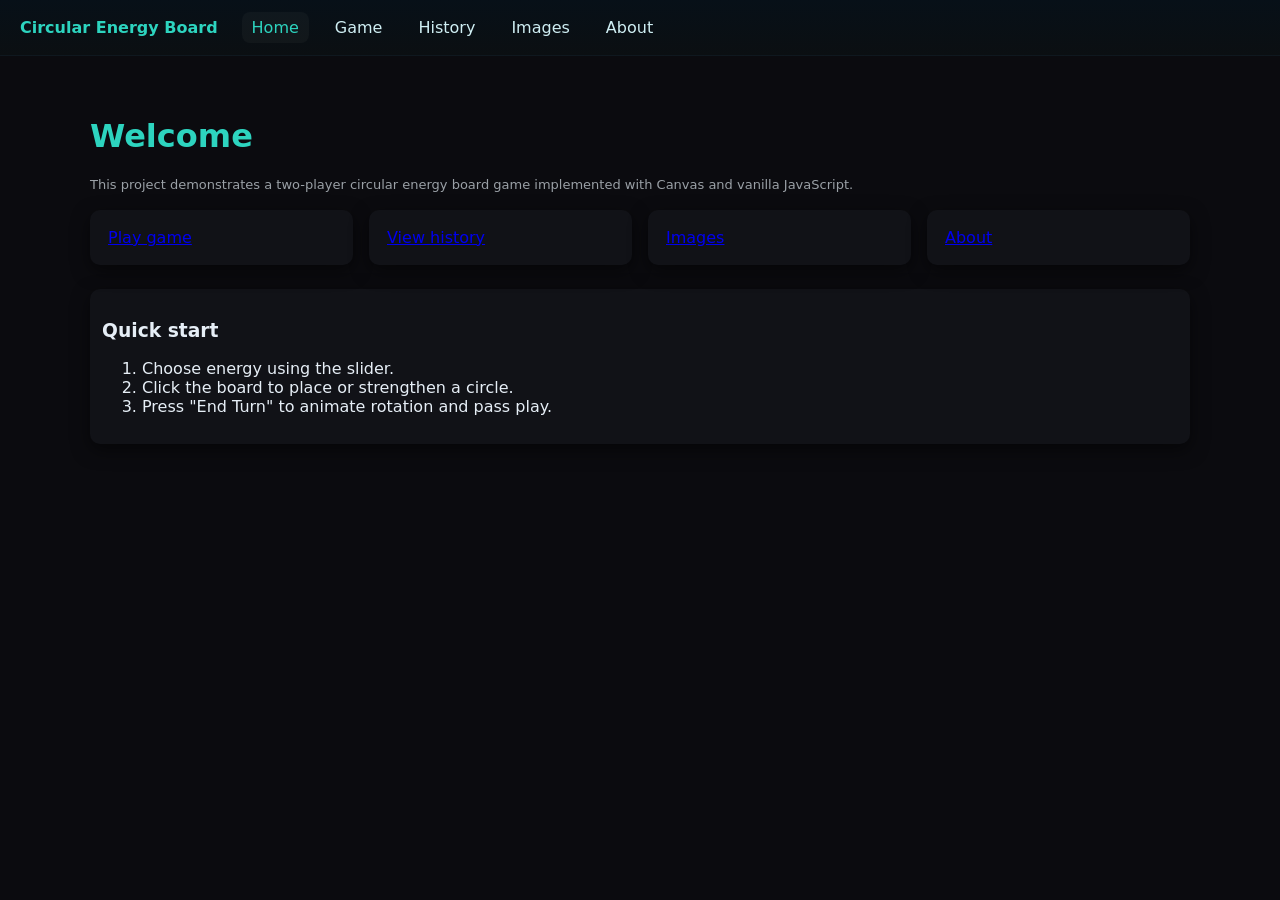
<file: index.html>
<!doctype html>
<html lang="en">
<head>
  <meta charset="utf-8" />
  <meta name="viewport" content="width=device-width,initial-scale=1" />
  <title>Home — Circular Energy Board</title>
  <meta name="description" content="Home — Circular Energy Board game. Play a two-player circular energy placement game implemented with Canvas and vanilla JS.">
  <link rel="stylesheet" href="style.css" />
</head>
<body>
  <div class="topnav">
    <div class="brand">Circular Energy Board</div>
    <a href="index.html" class="active">Home</a>
    <a href="game.html">Game</a>
    <a href="game_history.html">History</a>
    <a href="images.html">Images</a>
    <a href="about.html">About</a>
  </div>

  <main>
  <div style="padding:40px; max-width:1100px; margin:0 auto;">
    <h1 style="color:var(--accent)">Welcome</h1>
    <p class="muted">This project demonstrates a two-player circular energy board game implemented with Canvas and vanilla JavaScript.</p>

    <div style="display:flex;gap:16px;margin-top:18px;">
      <a class="card" href="game.html" style="display:block;padding:18px;flex:1">Play game</a>
      <a class="card" href="game_history.html" style="display:block;padding:18px;flex:1">View history</a>
      <a class="card" href="images.html" style="display:block;padding:18px;flex:1">Images</a>
      <a class="card" href="about.html" style="display:block;padding:18px;flex:1">About</a>
    </div>

    <div style="margin-top:24px" class="card">
      <h3>Quick start</h3>
      <ol>
        <li>Choose energy using the slider.</li>
        <li>Click the board to place or strengthen a circle.</li>
        <li>Press "End Turn" to animate rotation and pass play.</li>
      </ol>
    </div>
  </div>
  </main>

</body>
</html>
</file>
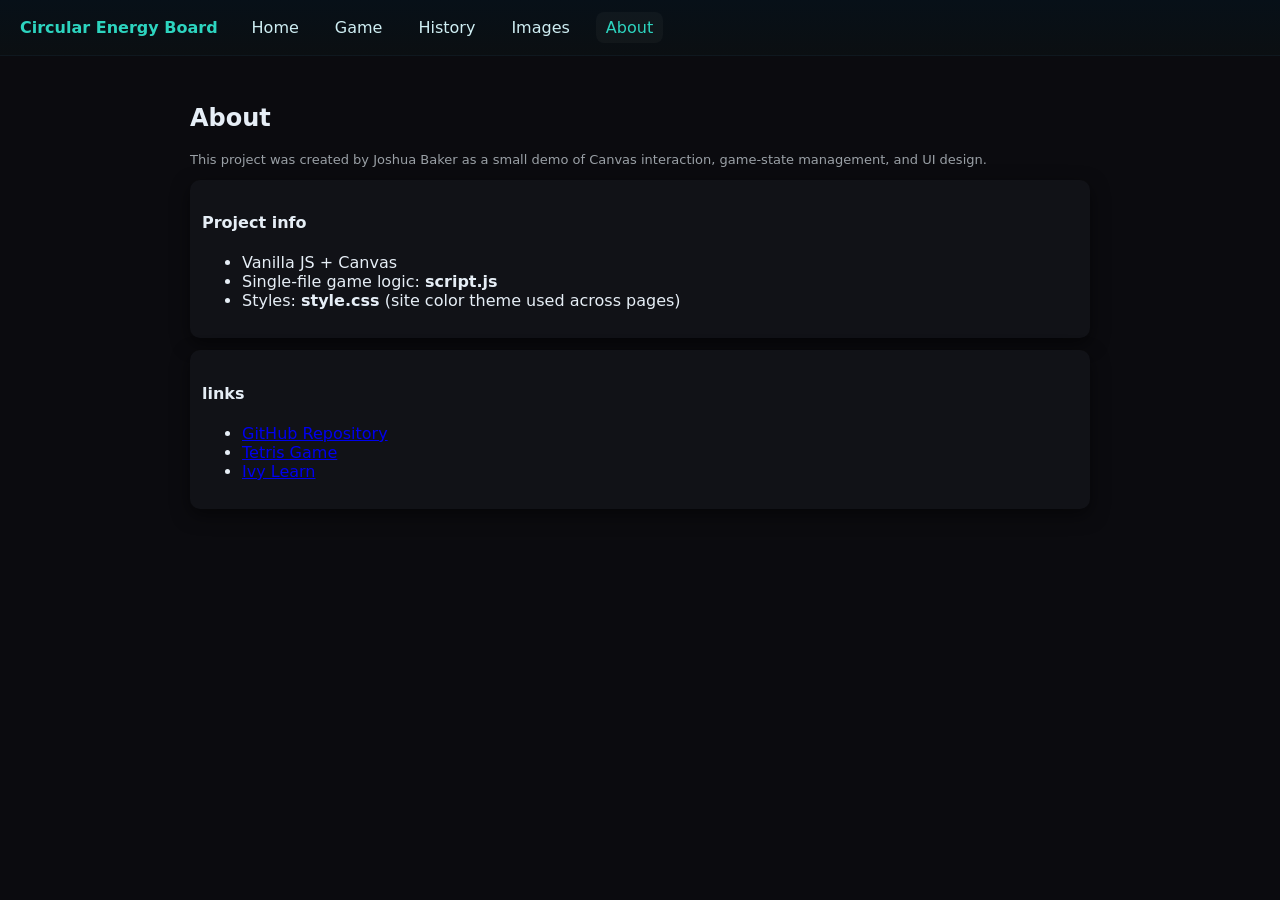
<file: about.html>
<!doctype html>
<html lang="en">
<head>
  <meta charset="utf-8" />
  <meta name="viewport" content="width=device-width,initial-scale=1" />
  <title>About — Circular Energy Board</title>
  <meta name="description" content="About the Circular Energy Board project and author information.">
  <link rel="stylesheet" href="style.css" />
</head>
<body>
  <div class="topnav">
    <div class="brand">Circular Energy Board</div>
    <a href="index.html">Home</a>
    <a href="game.html">Game</a>
    <a href="game_history.html">History</a>
    <a href="images.html">Images</a>
    <a href="about.html" class="active">About</a>
  </div>

  <div style="padding:28px; max-width:900px; margin:0 auto;">
    <h2>About</h2>
    <p class="muted">This project was created by Joshua Baker as a small demo of Canvas interaction, game-state management, and UI design.</p>
    <div class="card" style="margin-top:12px">
      <h4>Project info</h4>
      <ul>
        <li>Vanilla JS + Canvas</li>
        <li>Single-file game logic: <strong>script.js</strong></li>
        <li>Styles: <strong>style.css</strong> (site color theme used across pages)</li>
      </ul>
    </div>
    <div class="card" style="margin-top:12px">
      <h4>links</h4>
      <ul>
        <li><a href="https://github.com/jbaker454/SDEV-153" target="_blank">GitHub Repository</a></li>
        <li><a href="https://github.com/jbaker454/Tetris_Project-JB" target="_blank">Tetris Game</a></li>
        <li><a href="https://my.ivytech.edu/myivy" target="_blank">Ivy Learn</a></li>
      </ul>
    </div>
  </div>
</body>
</html>
</file>
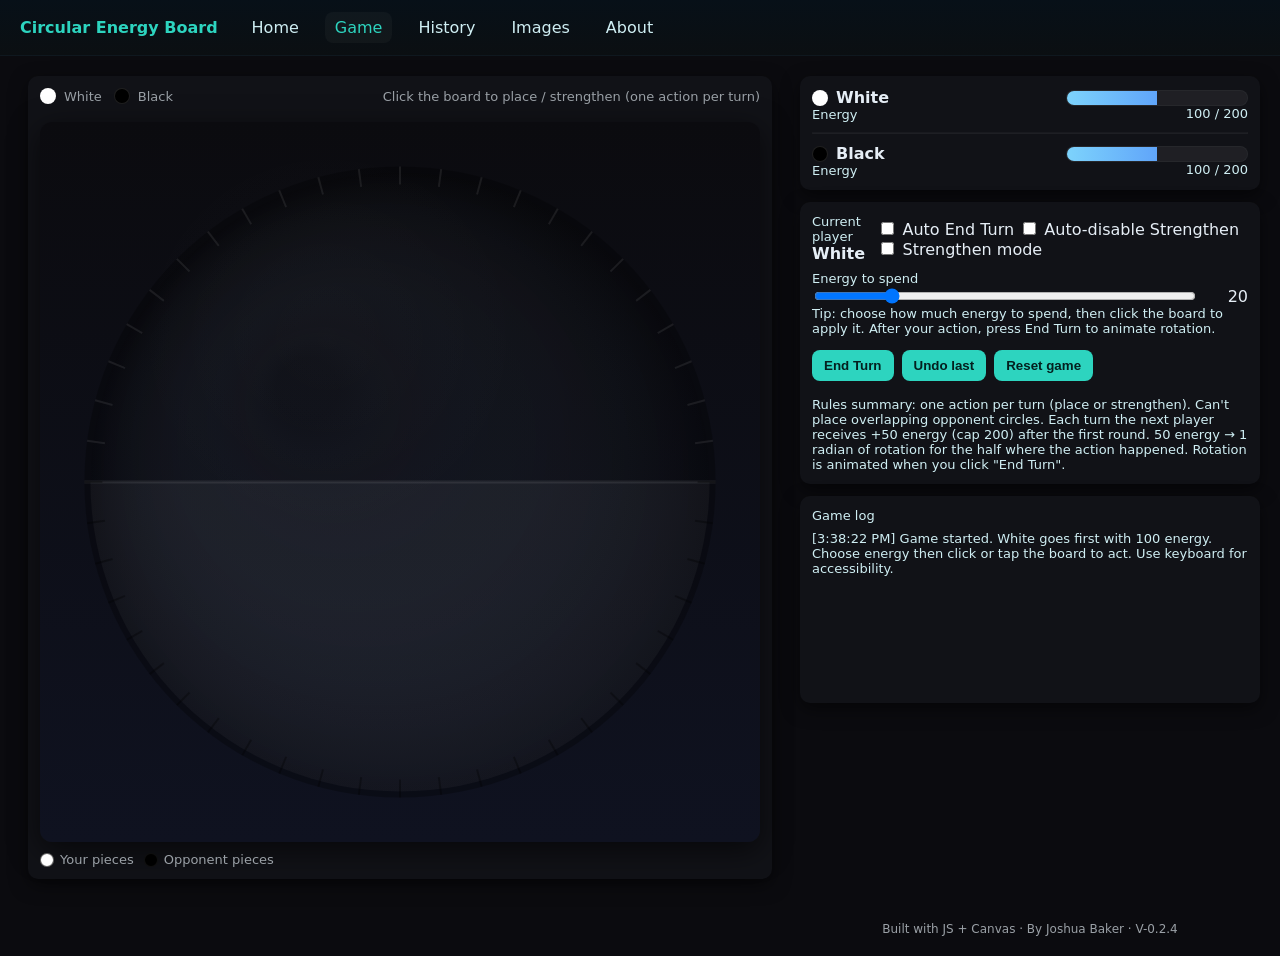
<file: game.html>
<!doctype html>
<html lang="en">
<head>
  <meta charset="utf-8" />
  <meta name="viewport" content="width=device-width,initial-scale=1" />
  <title>Circular Energy Board — Game</title>
  <meta name="description" content="Play the Circular Energy Board game: place and strengthen circles using energy.">
  <link rel="stylesheet" href="style.css" />
</head>
<body>
  <div class="topnav">
    <div class="brand">Circular Energy Board</div>
    <a href="index.html">Home</a>
    <a href="game.html" class="active">Game</a>
    <a href="game_history.html">History</a>
    <a href="images.html">Images</a>
    <a href="about.html">About</a>
  </div>

  <div class="wrap">
    <div class="left">
      <div class="card boardBox">
        <div style="display:flex; gap:12px; align-items:center;">
          <div class="playerLabel"><div class="dot whiteDot"></div><div class="muted">White</div></div>
          <div class="playerLabel"><div class="dot blackDot"></div><div class="muted">Black</div></div>
          <div style="margin-left:auto" class="muted">Click the board to place / strengthen (one action per turn)</div>
        </div>
        <div style="height:18px"></div>
        <canvas id="board" width="720" height="720" role="application" aria-label="Interactive game board" tabindex="0"></canvas>
        <div class="legend">
          <div class="item"><div style="width:12px;height:12px;border-radius:50%;background:#fff;border:1px solid rgba(0,0,0,0.6)"></div> Your pieces</div>
          <div class="item"><div style="width:12px;height:12px;border-radius:50%;background:#000;border:1px solid rgba(255,255,255,0.06)"></div> Opponent pieces</div>
        </div>
      </div>
    </div>

    <div class="right">
      <div class="card">
        <div class="energyRow">
          <div style="display:flex;flex-direction:column;">
            <div class="playerLabel"><div class="dot whiteDot"></div><strong id="whiteLabel">White</strong></div>
            <div class="muted small">Energy</div>
          </div>
          <div style="display:flex;flex-direction:column;align-items:flex-end;">
            <div class="bar"><div id="whiteBar" class="barFill"></div></div>
            <div id="whiteEnergyText" class="muted small">100 / 200</div>
          </div>
        </div>

        <hr style="opacity:0.06;margin:10px 0;">

        <div class="energyRow">
          <div style="display:flex;flex-direction:column;">
            <div class="playerLabel"><div class="dot blackDot"></div><strong id="blackLabel">Black</strong></div>
            <div class="muted small">Energy</div>
          </div>
          <div style="display:flex;flex-direction:column;align-items:flex-end;">
            <div class="bar"><div id="blackBar" class="barFill"></div></div>
            <div id="blackEnergyText" class="muted small">100 / 200</div>
          </div>
        </div>
      </div>

      <div class="card controls">
        <div style="display:flex;justify-content:space-between;align-items:center">
          <div>
            <div class="muted small">Current player</div>
            <div id="currentPlayer" style="font-weight:700">White</div>
          </div>
          <div>
            <label><input type="checkbox" id="autoEndTurn"> Auto End Turn</label>
            <label><input type="checkbox" id="autoDisableStrengthen"> Auto-disable Strengthen</label>
            <label><input type="checkbox" id="strengthenMode"> Strengthen mode</label>
          </div>
        </div>

        <div>
          <div class="muted small">Energy to spend</div>
          <div class="row">
            <input id="spendRange" type="range" min="1" max="200" value="20">
            <div style="width:48px;text-align:right" id="spendValue">20</div>
          </div>
          <div class="muted small">Tip: choose how much energy to spend, then click the board to apply it. After your action, press End Turn to animate rotation.</div>
        </div>

        <div style="display:flex;gap:8px;margin-top:6px">
          <button id="endTurnBtn" disabled>End Turn</button>
          <button id="undoBtn" disabled>Undo last</button>
          <button id="resetBtn">Reset game</button>
        </div>

        <div style="margin-top:8px" class="muted small">
          Rules summary: one action per turn (place or strengthen). Can't place overlapping opponent circles. Each turn the next player receives +50 energy (cap 200) after the first round. 50 energy → 1 radian of rotation for the half where the action happened. Rotation is animated when you click "End Turn".
        </div>
      </div>

      <div class="card">
        <div class="muted small">Game log</div>
        <div id="log" aria-live="polite" style="height:160px;overflow:auto;margin-top:8px;font-size:13px;color:#cfeef3"></div>
      </div>

      <div class="footer">Built with JS + Canvas · By Joshua Baker · V-0.2.4</div>
    </div>
  </div>

  <script src="script.js"></script>
</body>
</html>
</file>
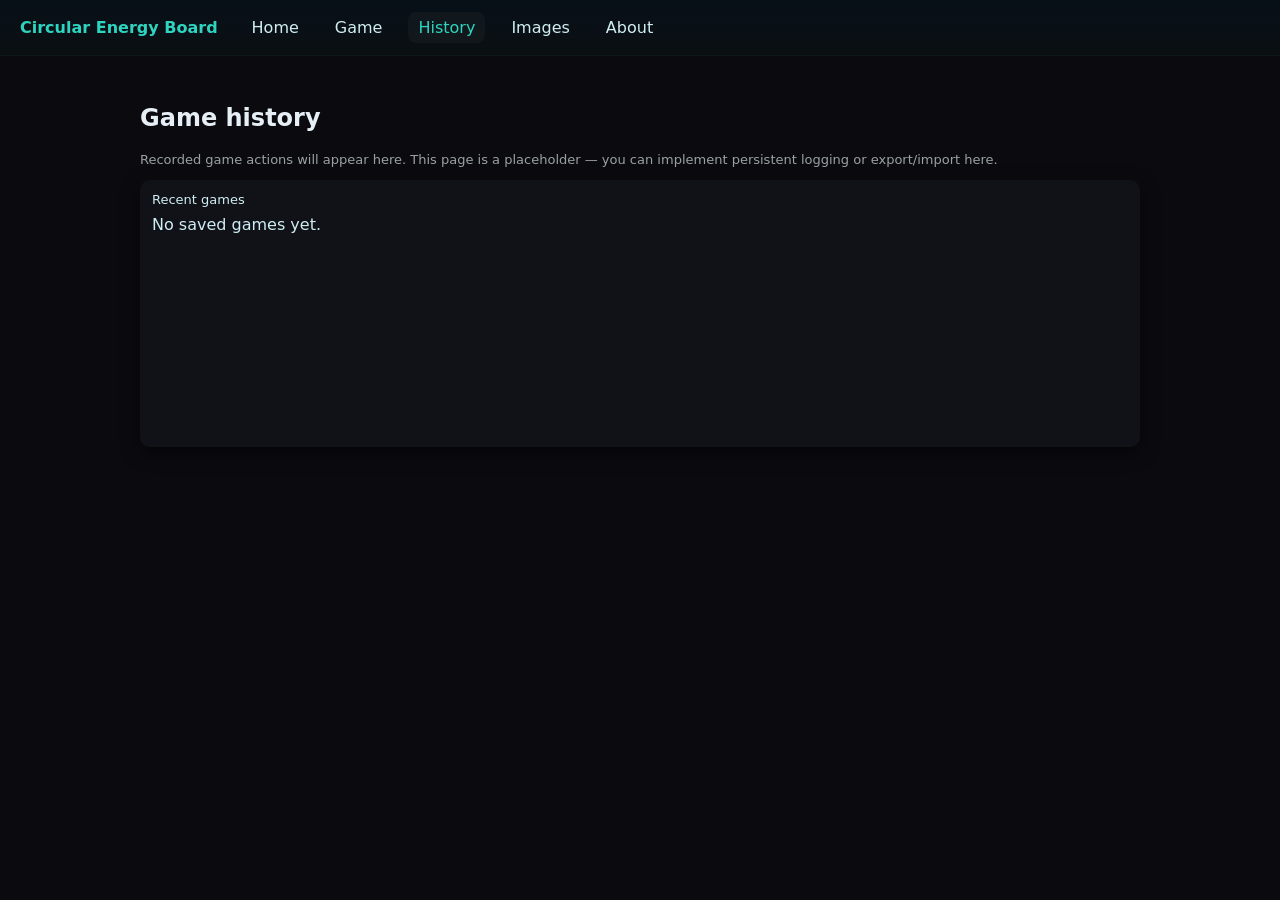
<file: game_history.html>
<!doctype html>
<html lang="en">
<head>
  <meta charset="utf-8" />
  <meta name="viewport" content="width=device-width,initial-scale=1" />
  <title>Game History — Circular Energy Board</title>
  <meta name="description" content="Game history and saved games for Circular Energy Board.">
  <link rel="stylesheet" href="style.css" />
</head>
<body>
  <div class="topnav">
    <div class="brand">Circular Energy Board</div>
    <a href="index.html">Home</a>
    <a href="game.html">Game</a>
    <a href="game_history.html" class="active">History</a>
    <a href="images.html">Images</a>
    <a href="about.html">About</a>
  </div>
  <div style="padding:28px; max-width:1000px; margin:0 auto;">
    <h2>Game history</h2>
    <p class="muted">Recorded game actions will appear here. This page is a placeholder — you can implement persistent logging or export/import here.</p>

    <div class="card" style="margin-top:12px">
      <div class="muted small">Recent games</div>
      <div style="height:220px;overflow:auto;margin-top:8px;color:#cfeef3">No saved games yet.</div>
    </div>
  </div>
</body>
</html>
</file>
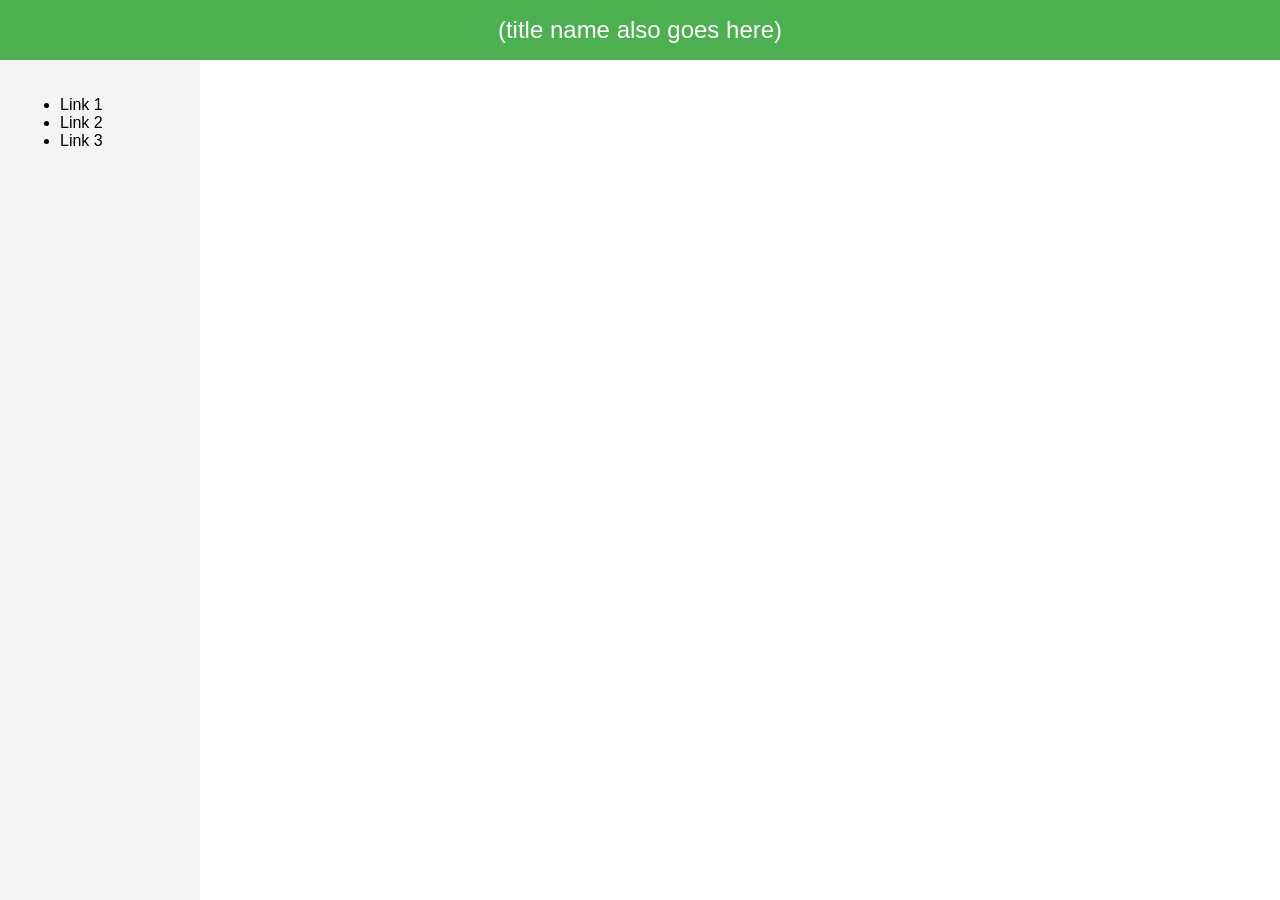
<file: mainHTML.html>
<!DOCTYPE html>

<html lang="en">
  <head>
    <meta charset="UTF-8">
    <meta name="viewport" content="width=device-width, initial-scale=1.0">
    <title>
        (title name goes here)
    </title>
  </head>
  <body>
    <div class="container">
    <header>(title name also goes here)</header>
    <nav>
      <ul>
        <li>Link 1</li>
        <li>Link 2</li>
        <li>Link 3</li>
      </ul>
    </nav>
    <main>

    </main>
  </body>

</html>

<style>
  html, body {
    height: 100%;
    margin: 0;
    font-family: sans-serif;
  }

  .container {
    display: grid;
    grid-template-rows: 60px 1fr; 
    grid-template-columns: 200px 1fr; 
    grid-template-areas:
      "header header"
      "nav main";
    height: 100%;
  }

  header {
    grid-area: header;
    background: #4CAF50;
    color: white;
    display: flex;
    align-items: center;
    justify-content: center;
    font-size: 1.5rem;
  }

  nav {
    grid-area: nav;
    background: #f4f4f4;
    padding: 20px;
  }

  main {
    grid-area: main;
    background: #fff;
    padding: 20px;
  }
</style>
</file>
<file: style.css>
:root {
  --bg: #0b0b0f;
  --panel: #111217;
  --accent: #2dd4bf;
  --muted: #9aa0a6;
}
html,body{height:100%;margin:0;background:var(--bg);color:#e6eef6;font-family:Inter,Segoe UI,Roboto,system-ui,-apple-system,"Helvetica Neue",Arial;}
.wrap { display:flex; flex-direction:row; gap:20px; padding:20px; box-sizing:border-box; height:100%; }
.left { width:760px; display:flex; flex-direction:column; gap:12px; align-items:center; }
canvas { background: radial-gradient(circle at 40% 30%, rgba(255,255,255,0.02), transparent 30%), linear-gradient(180deg,#0b0b0f,#0f1220); border-radius:12px; box-shadow: 0 8px 30px rgba(0,0,0,0.6); }
.boardBox { padding:18px; background:linear-gradient(180deg,#0f1220,#0b0b0f); border-radius:14px; }
.right { flex:1; min-width:300px; display:flex; flex-direction:column; gap:12px; }
.card { background:var(--panel); padding:12px; border-radius:10px; box-shadow: 0 6px 18px rgba(0,0,0,0.5); }
.energyRow { display:flex; gap:8px; align-items:center; justify-content:space-between; }
.playerLabel { display:flex; gap:8px; align-items:center; }
.dot { width:14px; height:14px; border-radius:50%; border:1px solid rgba(255,255,255,0.12); }
.whiteDot { background: #fff; }
.blackDot { background: #000; }
.bar { width:180px; height:14px; border-radius:8px; background:rgba(255,255,255,0.06); overflow:hidden; border:1px solid rgba(255,255,255,0.03); }
.barFill { height:100%; width:0%; background: linear-gradient(90deg,#7dd3fc,#60a5fa); transition:width 300ms ease; }
.controls { display:flex; flex-direction:column; gap:8px; }
.row { display:flex; gap:8px; align-items:center; }
input[type="range"] { width:100%; }
button { background:var(--accent); color:#04201f; border:0; padding:8px 12px; border-radius:8px; font-weight:600; cursor:pointer; }
.muted { color:var(--muted); font-size:13px; }
.small { font-size:13px; color:#cfeef3; }
.legend { display:flex; gap:10px; align-items:center; margin-top:6px; }
.legend .item { display:flex; gap:6px; align-items:center; font-size:13px; color:var(--muted); }
.footer { margin-top:auto; font-size:12px; color:var(--muted); text-align:center; }
/* navbar */
.topnav { display:flex; gap:16px; align-items:center; padding:12px 20px; background:linear-gradient(180deg,#071018,#0b0f12); border-bottom:1px solid rgba(255,255,255,0.03); }
.topnav .brand { font-weight:800; color:var(--accent); margin-right:8px; }
.topnav a { color:#cfeef3; text-decoration:none; padding:6px 10px; border-radius:8px; }
.topnav a.active, .topnav a:hover { background:rgba(255,255,255,0.03); color:var(--accent); }

/* accessibility helpers */
.sr-only { position: absolute !important; height: 1px; width: 1px; overflow: hidden; clip: rect(1px, 1px, 1px, 1px); white-space: nowrap; }

/* focus styles for keyboard users */
a:focus, button:focus, input:focus { outline: 3px solid rgba(45,212,191,0.18); outline-offset: 2px; }

/* responsive: stack columns on narrower viewports */
@media (max-width: 980px) {
  .wrap { flex-direction: column; padding:12px; }
  .left { width:100%; }
  .right { width:100%; }
  canvas { max-width: 100%; height: auto; }
}

@media (max-width: 520px) {
  .topnav { padding:10px; gap:8px; }
  .topnav .brand { font-size:14px; }
  .wrap { gap:12px; }
  .bar { width:140px; }
  .legend { flex-direction:column; gap:6px; }
}
</file>
